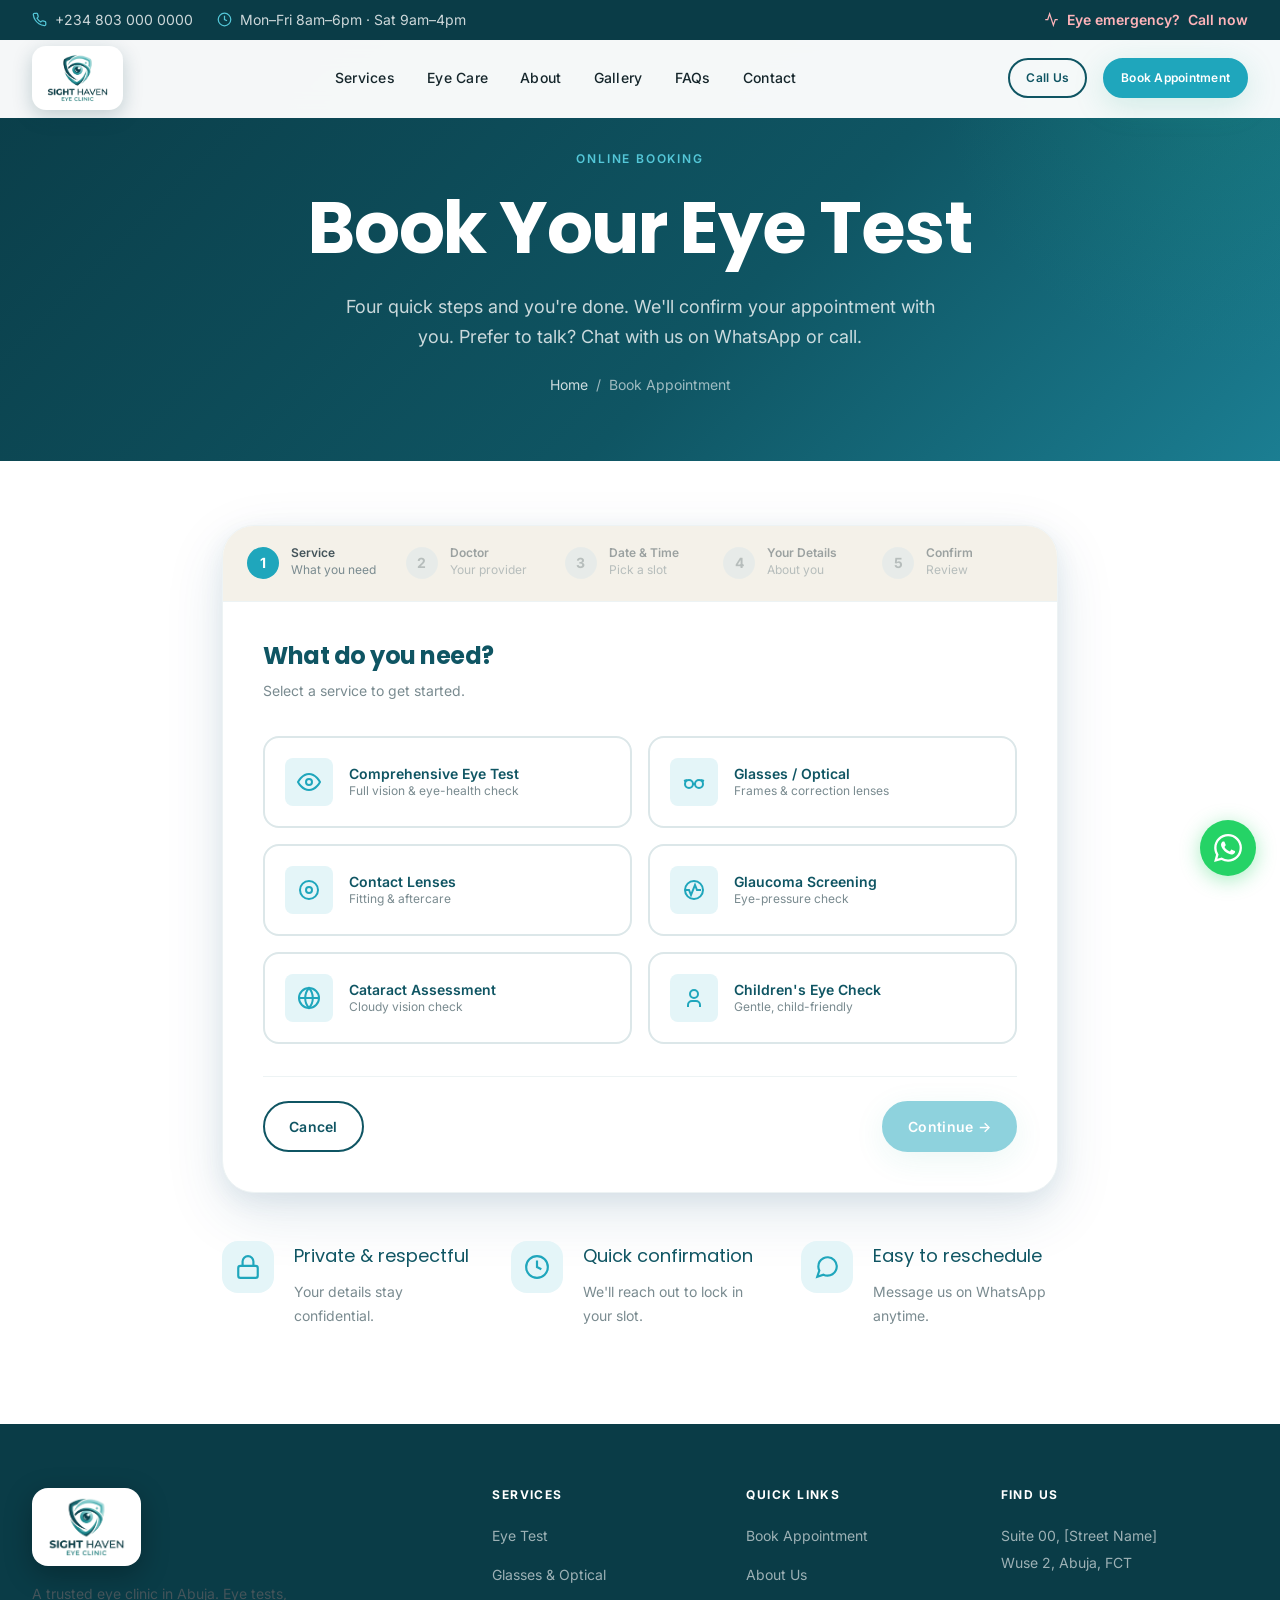
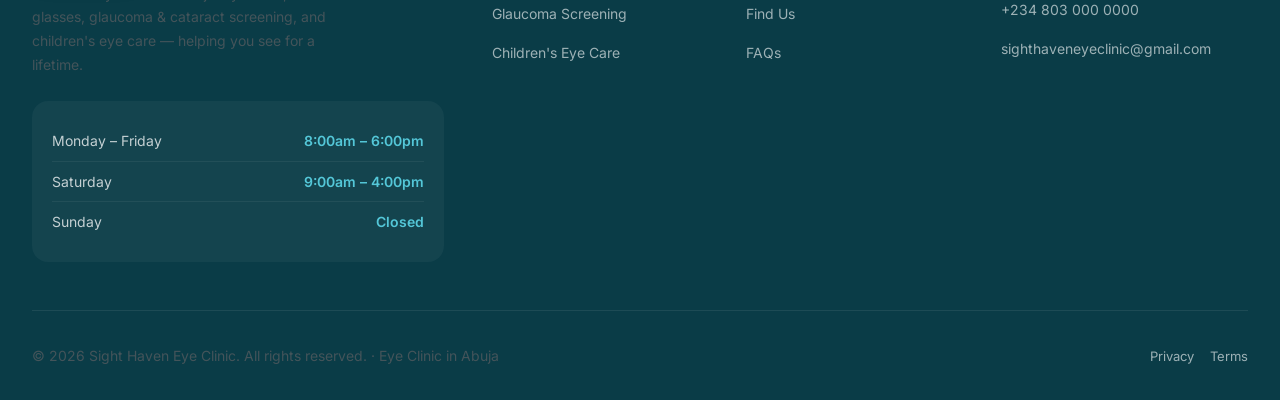
<file: book-appointment.html>
<!DOCTYPE html>
<html lang="en">
<head>
  <meta charset="UTF-8" />
  <meta name="viewport" content="width=device-width, initial-scale=1.0" />
  <title>Book an Eye Test — Sight Haven Eye Clinic | Eye Clinic in Abuja</title>
  <meta name="description" content="Book your eye test, glasses fitting, contact lens or glaucoma screening at Sight Haven Eye Clinic in Abuja. Quick online booking, or chat with us on WhatsApp." />
  <meta name="robots" content="index, follow" />
  <link rel="icon" type="image/png" href="assets/logo/sight-haven-logo.png" />
  <meta name="theme-color" content="#0F5563" />
  <link rel="preconnect" href="https://fonts.googleapis.com" />
  <link rel="preconnect" href="https://fonts.gstatic.com" crossorigin />
  <link href="https://fonts.googleapis.com/css2?family=Poppins:wght@500;600;700;800&family=Inter:wght@400;500;600&display=swap" rel="stylesheet" />
  <link rel="stylesheet" href="css/style.css" />
</head>
<body>

  <!-- TOP UTILITY BAR -->
  <div class="topbar">
    <div class="topbar__inner">
      <div class="topbar__group">
        <span class="topbar__item"><svg viewBox="0 0 24 24" fill="none" stroke-width="2"><path d="M22 16.92v3a2 2 0 01-2.18 2 19.79 19.79 0 01-8.63-3.07 19.5 19.5 0 01-6-6 19.79 19.79 0 01-3.07-8.67A2 2 0 014.11 2h3a2 2 0 012 1.72c.13.96.36 1.9.7 2.81a2 2 0 01-.45 2.11L8.09 9.91a16 16 0 006 6l1.27-1.27a2 2 0 012.11-.45c.91.34 1.85.57 2.81.7A2 2 0 0122 16.92z"/></svg><a href="tel:+2348030000000">+234 803 000 0000</a></span>
        <span class="topbar__item"><svg viewBox="0 0 24 24" fill="none" stroke-width="2"><circle cx="12" cy="12" r="10"/><path d="M12 6v6l4 2"/></svg>Mon–Fri 8am–6pm · Sat 9am–4pm</span>
      </div>
      <div class="topbar__group">
        <span class="topbar__item topbar__item--emergency"><svg viewBox="0 0 24 24" fill="none" stroke-width="2"><path d="M22 12h-4l-3 9L9 3l-3 9H2"/></svg>Eye emergency? <a href="tel:+2348030000000">Call now</a></span>
      </div>
    </div>
  </div>

  <!-- NAVIGATION -->
  <nav class="nav nav--scrolled" id="main-nav" data-transparent="false">
    <div class="nav__inner">
      <a href="index.html" class="nav__logo" aria-label="Sight Haven Eye Clinic home"><img class="nav__logo-img" src="assets/logo/sight-haven-logo.png" alt="Sight Haven Eye Clinic logo" /></a>
      <ul class="nav__links">
        <li><a href="index.html#services" class="nav__link">Services</a></li>
        <li><a href="index.html#eye-care" class="nav__link">Eye Care</a></li>
        <li><a href="index.html#about" class="nav__link">About</a></li>
        <li><a href="index.html#gallery" class="nav__link">Gallery</a></li>
        <li><a href="index.html#faq" class="nav__link">FAQs</a></li>
        <li><a href="index.html#contact" class="nav__link">Contact</a></li>
      </ul>
      <div class="nav__actions">
        <a href="tel:+2348030000000" class="btn btn--secondary btn--sm">Call Us</a>
        <a href="book-appointment.html" class="btn btn--primary btn--sm">Book Appointment</a>
        <button class="nav__menu-btn" id="menu-btn" aria-label="Open menu"><span></span><span></span><span></span></button>
      </div>
    </div>
  </nav>

  <!-- MOBILE NAV -->
  <div class="mobile-nav" id="mobile-nav">
    <button class="mobile-nav__close" id="mobile-nav-close" aria-label="Close menu">✕</button>
    <ul class="mobile-nav__links">
      <li><a href="index.html" class="mobile-nav__link">Home</a></li>
      <li><a href="index.html#services" class="mobile-nav__link">Services</a></li>
      <li><a href="index.html#eye-care" class="mobile-nav__link">Eye Care</a></li>
      <li><a href="index.html#about" class="mobile-nav__link">About</a></li>
      <li><a href="index.html#gallery" class="mobile-nav__link">Gallery</a></li>
      <li><a href="index.html#faq" class="mobile-nav__link">FAQs</a></li>
      <li><a href="book-appointment.html" class="mobile-nav__link mobile-nav__link--cta">Book Appointment</a></li>
    </ul>
  </div>

  <!-- PAGE HERO -->
  <header class="page-hero">
    <span class="page-hero__label">Online Booking</span>
    <h1 class="page-hero__title">Book Your Eye Test</h1>
    <p class="page-hero__subtitle">Four quick steps and you're done. We'll confirm your appointment with you. Prefer to talk? Chat with us on WhatsApp or call.</p>
    <div class="breadcrumb"><a href="index.html">Home</a> <span>/</span> <span>Book Appointment</span></div>
  </header>

  <main>
    <section class="section" style="padding-top:var(--space-16);">
      <div class="container container--narrow">

        <!-- ================= BOOKING WIDGET ================= -->
        <div class="booking">

          <!-- Stepper -->
          <div class="booking__steps">
            <div class="booking__step booking__step--active"><div class="booking__step-num">1</div><div><div class="booking__step-label">Service</div><div class="booking__step-sub">What you need</div></div></div>
            <div class="booking__step"><div class="booking__step-num">2</div><div><div class="booking__step-label">Doctor</div><div class="booking__step-sub">Your provider</div></div></div>
            <div class="booking__step"><div class="booking__step-num">3</div><div><div class="booking__step-label">Date &amp; Time</div><div class="booking__step-sub">Pick a slot</div></div></div>
            <div class="booking__step"><div class="booking__step-num">4</div><div><div class="booking__step-label">Your Details</div><div class="booking__step-sub">About you</div></div></div>
            <div class="booking__step"><div class="booking__step-num">5</div><div><div class="booking__step-label">Confirm</div><div class="booking__step-sub">Review</div></div></div>
          </div>

          <!-- Body -->
          <div class="booking__body">

            <!-- STEP 1: SERVICE -->
            <div class="booking__panel booking__panel--active">
              <h2 class="booking__panel-title">What do you need?</h2>
              <p class="booking__panel-desc">Select a service to get started.</p>
              <div class="option-grid">
                <button type="button" class="option-tile" data-group="service" data-value="Comprehensive Eye Test">
                  <span class="option-tile__icon"><svg viewBox="0 0 24 24" stroke-width="2" fill="none"><path d="M1 12s4-8 11-8 11 8 11 8-4 8-11 8-11-8-11-8z"/><circle cx="12" cy="12" r="3"/></svg></span>
                  <span><span class="option-tile__title">Comprehensive Eye Test</span><br><span class="option-tile__sub">Full vision &amp; eye-health check</span></span>
                </button>
                <button type="button" class="option-tile" data-group="service" data-value="Glasses / Optical">
                  <span class="option-tile__icon"><svg viewBox="0 0 24 24" stroke-width="2" fill="none"><circle cx="7" cy="14" r="4"/><circle cx="17" cy="14" r="4"/><path d="M11 14h2M2 11l3-1M22 11l-3-1"/></svg></span>
                  <span><span class="option-tile__title">Glasses / Optical</span><br><span class="option-tile__sub">Frames &amp; correction lenses</span></span>
                </button>
                <button type="button" class="option-tile" data-group="service" data-value="Contact Lenses">
                  <span class="option-tile__icon"><svg viewBox="0 0 24 24" stroke-width="2" fill="none"><circle cx="12" cy="12" r="9"/><circle cx="12" cy="12" r="3"/></svg></span>
                  <span><span class="option-tile__title">Contact Lenses</span><br><span class="option-tile__sub">Fitting &amp; aftercare</span></span>
                </button>
                <button type="button" class="option-tile" data-group="service" data-value="Glaucoma Screening">
                  <span class="option-tile__icon"><svg viewBox="0 0 24 24" stroke-width="2" fill="none"><path d="M3 12a9 9 0 1018 0 9 9 0 00-18 0z"/><path d="M3 12h4l2 5 4-10 2 5h4"/></svg></span>
                  <span><span class="option-tile__title">Glaucoma Screening</span><br><span class="option-tile__sub">Eye-pressure check</span></span>
                </button>
                <button type="button" class="option-tile" data-group="service" data-value="Cataract Assessment">
                  <span class="option-tile__icon"><svg viewBox="0 0 24 24" stroke-width="2" fill="none"><circle cx="12" cy="12" r="10"/><path d="M12 2a15 15 0 000 20 15 15 0 000-20z"/><path d="M2 12h20"/></svg></span>
                  <span><span class="option-tile__title">Cataract Assessment</span><br><span class="option-tile__sub">Cloudy vision check</span></span>
                </button>
                <button type="button" class="option-tile" data-group="service" data-value="Children's Eye Check">
                  <span class="option-tile__icon"><svg viewBox="0 0 24 24" stroke-width="2" fill="none"><circle cx="12" cy="8" r="4"/><path d="M6 21v-2a4 4 0 014-4h4a4 4 0 014 4v2"/></svg></span>
                  <span><span class="option-tile__title">Children's Eye Check</span><br><span class="option-tile__sub">Gentle, child-friendly</span></span>
                </button>
              </div>
              <div class="booking__nav">
                <a href="index.html" class="btn btn--secondary">Cancel</a>
                <button type="button" class="btn btn--primary" data-booking-next>Continue →</button>
              </div>
            </div>

            <!-- STEP 2: DOCTOR -->
            <div class="booking__panel">
              <h2 class="booking__panel-title">Choose your doctor</h2>
              <p class="booking__panel-desc">Pick a preferred provider, or let us match you with the next available. <span style="color:var(--color-muted);">(Edit with your real doctor names.)</span></p>
              <div class="option-grid">
                <button type="button" class="option-tile" data-group="doctor" data-value="No preference (next available)">
                  <span class="option-tile__icon"><svg viewBox="0 0 24 24" stroke-width="2" fill="none"><circle cx="12" cy="12" r="10"/><path d="M8 12l3 3 5-6"/></svg></span>
                  <span><span class="option-tile__title">No preference</span><br><span class="option-tile__sub">Next available doctor</span></span>
                </button>
                <button type="button" class="option-tile" data-group="doctor" data-value="Optometrist">
                  <span class="option-tile__icon"><svg viewBox="0 0 24 24" stroke-width="2" fill="none"><path d="M1 12s4-8 11-8 11 8 11 8-4 8-11 8-11-8-11-8z"/><circle cx="12" cy="12" r="3"/></svg></span>
                  <span><span class="option-tile__title">Optometrist</span><br><span class="option-tile__sub">Eye tests &amp; prescriptions</span></span>
                </button>
                <button type="button" class="option-tile" data-group="doctor" data-value="Ophthalmologist">
                  <span class="option-tile__icon"><svg viewBox="0 0 24 24" stroke-width="2" fill="none"><path d="M12 2l3 6 6 .9-4.5 4.3 1 6.3L12 17l-5.5 2.8 1-6.3L3 8.9 9 8z"/></svg></span>
                  <span><span class="option-tile__title">Ophthalmologist</span><br><span class="option-tile__sub">Medical &amp; surgical eye care</span></span>
                </button>
              </div>
              <div class="booking__nav">
                <button type="button" class="btn btn--secondary" data-booking-prev>← Back</button>
                <button type="button" class="btn btn--primary" data-booking-next>Continue →</button>
              </div>
            </div>

            <!-- STEP 3: DATE & TIME -->
            <div class="booking__panel">
              <h2 class="booking__panel-title">Pick a date &amp; time</h2>
              <p class="booking__panel-desc">Select an available day, then choose a time slot.</p>
              <label class="form-label">Available dates</label>
              <div class="date-scroller"><!-- dates injected by JS --></div>
              <div data-time-wrap style="display:none;">
                <label class="form-label">Available times</label>
                <div class="time-grid">
                  <button type="button" class="time-slot">8:30 AM</button>
                  <button type="button" class="time-slot">9:00 AM</button>
                  <button type="button" class="time-slot time-slot--unavailable">9:30 AM</button>
                  <button type="button" class="time-slot">10:15 AM</button>
                  <button type="button" class="time-slot">11:00 AM</button>
                  <button type="button" class="time-slot time-slot--unavailable">11:45 AM</button>
                  <button type="button" class="time-slot">12:30 PM</button>
                  <button type="button" class="time-slot">1:30 PM</button>
                  <button type="button" class="time-slot">2:15 PM</button>
                  <button type="button" class="time-slot">3:00 PM</button>
                  <button type="button" class="time-slot">4:00 PM</button>
                  <button type="button" class="time-slot">5:00 PM</button>
                </div>
              </div>
              <div class="booking__nav">
                <button type="button" class="btn btn--secondary" data-booking-prev>← Back</button>
                <button type="button" class="btn btn--primary" data-booking-next>Continue →</button>
              </div>
            </div>

            <!-- STEP 4: DETAILS -->
            <div class="booking__panel">
              <h2 class="booking__panel-title">Tell us about you</h2>
              <p class="booking__panel-desc">We'll use this to confirm your appointment and prepare for your visit.</p>
              <div class="form-row">
                <div class="form-group"><label class="form-label" for="bk-name">Full Name *</label><input type="text" id="bk-name" class="form-input" placeholder="e.g. Amaka Okeke" required /></div>
                <div class="form-group"><label class="form-label" for="bk-phone">Phone Number *</label><input type="tel" id="bk-phone" class="form-input" placeholder="e.g. 0803 000 0000" required /></div>
              </div>
              <div class="form-group"><label class="form-label" for="bk-email">Email Address *</label><input type="email" id="bk-email" class="form-input" placeholder="you@email.com" required /></div>
              <div class="form-group">
                <label class="form-label">Are you a new patient? *</label>
                <div style="display:flex;gap:24px;margin-top:8px;flex-wrap:wrap;">
                  <label class="form-check"><input type="radio" name="bk-newpatient" value="New patient" /><span class="form-check__label">New patient</span></label>
                  <label class="form-check"><input type="radio" name="bk-newpatient" value="Returning patient" /><span class="form-check__label">Returning patient</span></label>
                </div>
              </div>
              <div class="form-group"><label class="form-label" for="bk-notes">Reason for visit / HMO (optional)</label><textarea id="bk-notes" class="form-textarea" placeholder="e.g. Blurry vision, or my HMO is ..."></textarea></div>
              <div class="booking__nav">
                <button type="button" class="btn btn--secondary" data-booking-prev>← Back</button>
                <button type="button" class="btn btn--primary" data-booking-next>Review Booking →</button>
              </div>
            </div>

            <!-- STEP 5: CONFIRM -->
            <div class="booking__panel">
              <h2 class="booking__panel-title">Review &amp; confirm</h2>
              <p class="booking__panel-desc">Please check your appointment details before confirming.</p>
              <div class="booking__summary">
                <div class="booking__summary-row"><span>Service</span><span data-sum-service>—</span></div>
                <div class="booking__summary-row"><span>Doctor</span><span data-sum-doctor>—</span></div>
                <div class="booking__summary-row"><span>Date</span><span data-sum-date>—</span></div>
                <div class="booking__summary-row"><span>Time</span><span data-sum-time>—</span></div>
                <div class="booking__summary-row"><span>Name</span><span data-sum-name>—</span></div>
                <div class="booking__summary-row"><span>Phone</span><span data-sum-phone>—</span></div>
                <div class="booking__summary-row"><span>Email</span><span data-sum-email>—</span></div>
                <div class="booking__summary-row"><span>Patient type</span><span data-sum-patient>—</span></div>
              </div>
              <label class="form-check" style="margin-bottom:8px;"><input type="checkbox" checked /><span class="form-check__label">I consent to be contacted about this appointment.</span></label>
              <div class="booking__nav">
                <button type="button" class="btn btn--secondary" data-booking-prev>← Back</button>
                <button type="button" class="btn btn--primary btn--lg" data-booking-confirm>Confirm Appointment ✓</button>
              </div>
            </div>

          </div><!-- /booking__body -->

          <!-- SUCCESS STATE -->
          <div class="booking__success">
            <div class="booking__success-icon"><svg viewBox="0 0 24 24"><path d="M20 6L9 17l-5-5"/></svg></div>
            <h2 style="margin-bottom:12px;">Your request is in! 🎉</h2>
            <p style="max-width:480px;margin:0 auto 24px;color:var(--color-text-soft);">
              Thank you — we've received your booking request. Our team will reach out to confirm your slot.
              To confirm instantly, tap below to send the details to us on WhatsApp, or call
              <a href="tel:+2348030000000" style="color:var(--color-accent);font-weight:600;">+234 803 000 0000</a>.
            </p>
            <div class="booking__summary" style="max-width:480px;margin:0 auto 28px;text-align:left;">
              <div class="booking__summary-row"><span>Service</span><span data-sum-service>—</span></div>
              <div class="booking__summary-row"><span>Doctor</span><span data-sum-doctor>—</span></div>
              <div class="booking__summary-row"><span>Date</span><span data-sum-date>—</span></div>
              <div class="booking__summary-row"><span>Time</span><span data-sum-time>—</span></div>
            </div>
            <div style="display:flex;gap:12px;justify-content:center;flex-wrap:wrap;">
              <a href="#" data-whatsapp-confirm class="btn btn--primary">Confirm on WhatsApp</a>
              <a href="index.html" class="btn btn--secondary">Back to Home</a>
            </div>
          </div>

        </div><!-- /booking -->

        <!-- Reassurance -->
        <div class="grid grid-3 mt-12 reveal">
          <div class="feature"><div class="feature__icon"><svg viewBox="0 0 24 24" stroke-width="2" fill="none"><rect x="3" y="11" width="18" height="11" rx="2"/><path d="M7 11V7a5 5 0 0110 0v4"/></svg></div><div><div class="feature__title">Private &amp; respectful</div><div class="feature__desc">Your details stay confidential.</div></div></div>
          <div class="feature"><div class="feature__icon"><svg viewBox="0 0 24 24" stroke-width="2" fill="none"><circle cx="12" cy="12" r="10"/><path d="M12 6v6l4 2"/></svg></div><div><div class="feature__title">Quick confirmation</div><div class="feature__desc">We'll reach out to lock in your slot.</div></div></div>
          <div class="feature"><div class="feature__icon"><svg viewBox="0 0 24 24" stroke-width="2" fill="none"><path d="M21 11.5a8.38 8.38 0 01-.9 3.8 8.5 8.5 0 01-7.6 4.7 8.38 8.38 0 01-3.8-.9L3 21l1.9-5.7a8.38 8.38 0 01-.9-3.8 8.5 8.5 0 014.7-7.6 8.38 8.38 0 013.8-.9h.5a8.48 8.48 0 018 8v.5z"/></svg></div><div><div class="feature__title">Easy to reschedule</div><div class="feature__desc">Message us on WhatsApp anytime.</div></div></div>
        </div>

      </div>
    </section>
  </main>

  <!-- FOOTER -->
  <footer class="footer">
    <div class="container">
      <div class="footer__grid">
        <div class="footer__brand">
          <a href="index.html" class="footer__logo"><img class="footer__logo-img" src="assets/logo/sight-haven-logo.png" alt="Sight Haven Eye Clinic logo" /></a>
          <p class="footer__tagline">A trusted eye clinic in Abuja. Eye tests, glasses, glaucoma &amp; cataract screening, and children's eye care — helping you see for a lifetime.</p>
          <div class="footer__hours">
            <div class="footer__hours-row"><span>Monday – Friday</span><span>8:00am – 6:00pm</span></div>
            <div class="footer__hours-row"><span>Saturday</span><span>9:00am – 4:00pm</span></div>
            <div class="footer__hours-row"><span>Sunday</span><span>Closed</span></div>
          </div>
        </div>
        <div>
          <h4 class="footer__col-title">Services</h4>
          <ul class="footer__links">
            <li><a href="index.html#services" class="footer__link">Eye Test</a></li>
            <li><a href="index.html#gallery" class="footer__link">Glasses &amp; Optical</a></li>
            <li><a href="index.html#eye-care" class="footer__link">Glaucoma Screening</a></li>
            <li><a href="index.html#family" class="footer__link">Children's Eye Care</a></li>
          </ul>
        </div>
        <div>
          <h4 class="footer__col-title">Quick Links</h4>
          <ul class="footer__links">
            <li><a href="book-appointment.html" class="footer__link">Book Appointment</a></li>
            <li><a href="index.html#about" class="footer__link">About Us</a></li>
            <li><a href="index.html#location" class="footer__link">Find Us</a></li>
            <li><a href="index.html#faq" class="footer__link">FAQs</a></li>
          </ul>
        </div>
        <div>
          <h4 class="footer__col-title">Find Us</h4>
          <ul class="footer__links">
            <li><span class="footer__link" style="cursor:default;color:rgba(255,255,255,0.6);">Suite 00, [Street Name]<br>Wuse 2, Abuja, FCT</span></li>
            <li style="margin-top:8px;"><a href="tel:+2348030000000" class="footer__link">+234 803 000 0000</a></li>
            <li><a href="mailto:sighthaveneyeclinic@gmail.com" class="footer__link">sighthaveneyeclinic@gmail.com</a></li>
          </ul>
        </div>
      </div>
      <div class="footer__bottom">
        <p>© 2026 Sight Haven Eye Clinic. All rights reserved. · Eye Clinic in Abuja</p>
        <div style="display:flex;gap:16px;"><a href="#" class="footer__link" style="font-size:13px;">Privacy</a><a href="#" class="footer__link" style="font-size:13px;">Terms</a></div>
      </div>
    </div>
  </footer>

  <a href="https://wa.me/2348030000000?text=Hi%20Sight%20Haven%20Eye%20Clinic%2C%20I'd%20like%20to%20book%20an%20appointment." class="whatsapp-float" target="_blank" rel="noopener" aria-label="Chat on WhatsApp">
    <svg viewBox="0 0 24 24" xmlns="http://www.w3.org/2000/svg"><path d="M17.472 14.382c-.297-.149-1.758-.867-2.03-.967-.273-.099-.471-.148-.67.15-.197.297-.767.966-.94 1.164-.173.199-.347.223-.644.075-.297-.15-1.255-.463-2.39-1.475-.883-.788-1.48-1.761-1.653-2.059-.173-.297-.018-.458.13-.606.134-.133.298-.347.446-.52.149-.174.198-.298.298-.497.099-.198.05-.371-.025-.52-.075-.149-.669-1.612-.916-2.207-.242-.579-.487-.5-.669-.51-.173-.008-.371-.01-.57-.01-.198 0-.52.074-.792.372-.272.297-1.04 1.016-1.04 2.479 0 1.462 1.065 2.875 1.213 3.074.149.198 2.096 3.2 5.077 4.487.709.306 1.262.489 1.694.625.712.227 1.36.195 1.871.118.571-.085 1.758-.719 2.006-1.413.248-.694.248-1.289.173-1.413-.074-.124-.272-.198-.57-.347m-5.421 7.403h-.004a9.87 9.87 0 01-5.031-1.378l-.361-.214-3.741.982.998-3.648-.235-.374a9.86 9.86 0 01-1.51-5.26c.001-5.45 4.436-9.884 9.888-9.884 2.64 0 5.122 1.03 6.988 2.898a9.825 9.825 0 012.893 6.994c-.003 5.45-4.437 9.884-9.885 9.884m8.413-18.297A11.815 11.815 0 0012.05 0C5.495 0 .16 5.335.157 11.892c0 2.096.547 4.142 1.588 5.945L.057 24l6.305-1.654a11.882 11.882 0 005.683 1.448h.005c6.554 0 11.89-5.335 11.893-11.893a11.821 11.821 0 00-3.48-8.413z"/></svg>
  </a>

  <script src="js/main.js"></script>
</body>
</html>
</file>
<file: css/style.css>
/* ==========================================================================
   SIGHT HAVEN EYE CLINIC — STYLESHEET
   Design System: Clean, Clinical, Trustworthy, Calm & Modern
   Brand palette derived from the Sight Haven logo (deep teal / cyan / cream).
   To re-theme, edit the CSS variables in :root below — colours change site-wide.
   ========================================================================== */

/* --------------------------------------------------------------------------
   1. DESIGN TOKENS (CSS VARIABLES)
   -------------------------------------------------------------------------- */
:root {
  /* Primary Palette — Sight Haven deep teal & vision cyan (from logo) */
  --color-primary:       #0F5563;   /* deep teal — trust, the logo shield */
  --color-primary-dark:  #0A3C47;
  --color-primary-light: #1B7E92;
  --color-accent:        #1FA6BC;   /* vivid cyan — vision, clarity */
  --color-accent-light:  #54C7D8;
  --color-accent-subtle: #E4F5F8;

  /* Neutrals */
  --color-warm:          #F4F1E9;   /* warm brand cream (logo paper) */
  --color-cream:         #FBFAF6;
  --color-white:         #FFFFFF;
  --color-text:          #15262B;
  --color-text-soft:     #44545A;
  --color-muted:         #7A8B90;
  --color-border:        #DCE7E9;
  --color-border-light:  #EDF3F4;

  /* Functional / status colors */
  --color-emergency:     #D9534F;   /* eye emergency / urgent */
  --color-success:       #1FA98B;
  --color-info:          #1B7E92;
  --color-warning:       #E0A23B;

  /* Typography */
  --font-heading:        'Poppins', 'Segoe UI', Tahoma, sans-serif;
  --font-body:           'Inter', -apple-system, BlinkMacSystemFont, sans-serif;
  --font-label:          'Inter', sans-serif;

  /* Type Scale */
  --text-xs:   0.75rem;
  --text-sm:   0.875rem;
  --text-base: 1rem;
  --text-lg:   1.125rem;
  --text-xl:   1.25rem;
  --text-2xl:  1.5rem;
  --text-3xl:  1.875rem;
  --text-4xl:  2.25rem;
  --text-5xl:  3rem;
  --text-6xl:  3.75rem;
  --text-7xl:  4.5rem;

  /* Spacing */
  --space-1:   0.25rem;
  --space-2:   0.5rem;
  --space-3:   0.75rem;
  --space-4:   1rem;
  --space-5:   1.25rem;
  --space-6:   1.5rem;
  --space-8:   2rem;
  --space-10:  2.5rem;
  --space-12:  3rem;
  --space-16:  4rem;
  --space-20:  5rem;
  --space-24:  6rem;
  --space-32:  8rem;
  --space-40:  10rem;

  /* Border Radius */
  --radius-sm:   4px;
  --radius-md:   8px;
  --radius-lg:   16px;
  --radius-xl:   24px;
  --radius-2xl:  32px;
  --radius-full: 9999px;

  /* Shadows */
  --shadow-sm:  0 1px 3px rgba(19,75,112,0.06), 0 1px 2px rgba(19,75,112,0.04);
  --shadow-md:  0 4px 16px rgba(19,75,112,0.08), 0 2px 6px rgba(19,75,112,0.05);
  --shadow-lg:  0 10px 40px rgba(19,75,112,0.10), 0 4px 16px rgba(19,75,112,0.06);
  --shadow-xl:  0 20px 60px rgba(19,75,112,0.12), 0 8px 24px rgba(19,75,112,0.08);
  --shadow-accent: 0 8px 32px rgba(31, 169, 139, 0.18);

  /* Transitions */
  --transition-fast:   150ms ease;
  --transition-base:   250ms ease;
  --transition-slow:   400ms ease;
  --transition-smooth: 600ms cubic-bezier(0.4, 0, 0.2, 1);

  /* Layout */
  --max-width:       1280px;
  --content-width:   900px;
  --nav-height:      80px;
  --topbar-height:   38px;
  --section-padding: var(--space-24) var(--space-8);
}

/* --------------------------------------------------------------------------
   2. RESET & BASE
   -------------------------------------------------------------------------- */
*, *::before, *::after {
  box-sizing: border-box;
  margin: 0;
  padding: 0;
}

html {
  font-size: 16px;
  scroll-behavior: smooth;
  -webkit-font-smoothing: antialiased;
  -moz-osx-font-smoothing: grayscale;
  text-rendering: optimizeLegibility;
}

body {
  font-family: var(--font-body);
  font-size: var(--text-base);
  color: var(--color-text);
  background-color: var(--color-white);
  line-height: 1.7;
  overflow-x: hidden;
}

img {
  max-width: 100%;
  height: auto;
  display: block;
}

a {
  color: inherit;
  text-decoration: none;
}

ul, ol { list-style: none; }

button {
  font-family: inherit;
  cursor: pointer;
  border: none;
  background: none;
}

input, textarea, select {
  font-family: inherit;
  font-size: inherit;
}

/* --------------------------------------------------------------------------
   3. TYPOGRAPHY
   -------------------------------------------------------------------------- */
h1, h2, h3, h4, h5, h6 {
  font-family: var(--font-heading);
  font-weight: 700;
  line-height: 1.2;
  color: var(--color-primary);
  letter-spacing: -0.02em;
}

h1 { font-size: clamp(var(--text-4xl), 6vw, var(--text-7xl)); }
h2 { font-size: clamp(var(--text-3xl), 4vw, var(--text-5xl)); }
h3 { font-size: clamp(var(--text-2xl), 3vw, var(--text-3xl)); }
h4 { font-size: var(--text-xl); }
h5 { font-size: var(--text-lg); }
h6 { font-size: var(--text-base); }

p {
  color: var(--color-text-soft);
  line-height: 1.8;
}

.text-lead {
  font-size: var(--text-xl);
  color: var(--color-text-soft);
  line-height: 1.7;
  font-weight: 400;
}

.text-label {
  font-family: var(--font-label);
  font-size: var(--text-xs);
  font-weight: 600;
  letter-spacing: 0.12em;
  text-transform: uppercase;
  color: var(--color-accent);
}

blockquote {
  font-family: var(--font-heading);
  font-size: var(--text-2xl);
  color: var(--color-primary);
  line-height: 1.5;
  border-left: 3px solid var(--color-accent);
  padding-left: var(--space-6);
}

/* --------------------------------------------------------------------------
   4. LAYOUT UTILITIES
   -------------------------------------------------------------------------- */
.container {
  width: 100%;
  max-width: var(--max-width);
  margin-left: auto;
  margin-right: auto;
  padding-left: var(--space-8);
  padding-right: var(--space-8);
}

.container--narrow { max-width: var(--content-width); }
.container--wide   { max-width: 1440px; }

.section      { padding: var(--space-24) 0; }
.section--lg  { padding: var(--space-32) 0; }
.section--sm  { padding: var(--space-16) 0; }
.section--warm  { background-color: var(--color-warm); }
.section--cream { background-color: var(--color-cream); }
.section--dark  { background-color: var(--color-primary); color: var(--color-white); }

.section--dark h1, .section--dark h2,
.section--dark h3, .section--dark h4 { color: var(--color-white); }
.section--dark p { color: rgba(255,255,255,0.75); }

.grid { display: grid; gap: var(--space-8); }
.grid-2 { grid-template-columns: repeat(2, 1fr); }
.grid-3 { grid-template-columns: repeat(3, 1fr); }
.grid-4 { grid-template-columns: repeat(4, 1fr); }

.flex { display: flex; }
.flex-center  { display: flex; align-items: center; justify-content: center; }
.flex-between { display: flex; align-items: center; justify-content: space-between; }
.flex-col { display: flex; flex-direction: column; }

.text-center { text-align: center; }
.text-left   { text-align: left; }
.text-right  { text-align: right; }

.gap-2 { gap: var(--space-2); }
.gap-4 { gap: var(--space-4); }
.gap-6 { gap: var(--space-6); }
.gap-8 { gap: var(--space-8); }

/* --------------------------------------------------------------------------
   5. NAVIGATION
   -------------------------------------------------------------------------- */
.nav {
  position: fixed;
  top: var(--topbar-height); left: 0; right: 0;
  z-index: 1000;
  height: var(--nav-height);
  display: flex;
  align-items: center;
  transition: background var(--transition-slow), box-shadow var(--transition-slow);
}

.nav--transparent { background: transparent; }

.nav--scrolled {
  background: rgba(255, 255, 255, 0.96);
  backdrop-filter: blur(12px);
  -webkit-backdrop-filter: blur(12px);
  box-shadow: 0 1px 0 rgba(19,75,112,0.08);
}

.nav__inner {
  width: 100%;
  max-width: var(--max-width);
  margin: 0 auto;
  padding: 0 var(--space-8);
  display: flex;
  align-items: center;
  justify-content: space-between;
}

.nav__logo { display: flex; align-items: center; gap: var(--space-3); }

.nav__logo-mark {
  width: 42px;
  height: 42px;
  background: var(--color-accent);
  border-radius: var(--radius-md);
  display: flex;
  align-items: center;
  justify-content: center;
  color: white;
  font-size: var(--text-xl);
  font-weight: 700;
  box-shadow: var(--shadow-accent);
}

.nav__logo-text {
  font-family: var(--font-heading);
  font-size: var(--text-xl);
  font-weight: 700;
  color: var(--color-primary);
  line-height: 1.1;
}

.nav__logo-sub {
  font-family: var(--font-body);
  font-size: var(--text-xs);
  color: var(--color-muted);
  font-weight: 500;
  letter-spacing: 0.08em;
  text-transform: uppercase;
}

.nav--transparent .nav__logo-text,
.nav--transparent .nav__logo-sub { color: white; }

.nav__links { display: flex; align-items: center; gap: var(--space-8); }

.nav__link {
  font-size: var(--text-sm);
  font-weight: 500;
  color: var(--color-text);
  letter-spacing: 0.02em;
  transition: color var(--transition-fast);
  position: relative;
}

.nav--transparent .nav__link { color: rgba(255,255,255,0.88); }

.nav__link:hover,
.nav__link--active { color: var(--color-accent); }

.nav--transparent .nav__link:hover { color: white; }

.nav__actions { display: flex; align-items: center; gap: var(--space-4); }

.nav__menu-btn {
  display: none;
  flex-direction: column;
  gap: 5px;
  padding: var(--space-2);
}

.nav__menu-btn span {
  display: block;
  width: 24px;
  height: 2px;
  background: var(--color-primary);
  transition: transform var(--transition-base), opacity var(--transition-fast);
  border-radius: 2px;
}

.nav--transparent .nav__menu-btn span { background: white; }

/* Mobile Nav Overlay */
.mobile-nav {
  position: fixed;
  inset: 0;
  z-index: 999;
  background: var(--color-primary);
  display: flex;
  flex-direction: column;
  align-items: center;
  justify-content: center;
  opacity: 0;
  pointer-events: none;
  transition: opacity var(--transition-smooth);
}

.mobile-nav--open { opacity: 1; pointer-events: all; }

.mobile-nav__close {
  position: absolute;
  top: var(--space-6);
  right: var(--space-8);
  color: white;
  font-size: var(--text-2xl);
}

.mobile-nav__links {
  display: flex;
  flex-direction: column;
  align-items: center;
  gap: var(--space-6);
  text-align: center;
}

.mobile-nav__link {
  font-family: var(--font-heading);
  font-size: var(--text-3xl);
  color: rgba(255,255,255,0.85);
  font-weight: 700;
  transition: color var(--transition-fast);
}

.mobile-nav__link:hover { color: var(--color-accent-light); }
.mobile-nav__link--cta { color: var(--color-accent-light); }

/* --------------------------------------------------------------------------
   6. TOP UTILITY BAR (above nav — phone / hours / emergency)
   -------------------------------------------------------------------------- */
.topbar {
  position: fixed;
  top: 0; left: 0; right: 0;
  z-index: 1001;
  background: var(--color-primary-dark);
  color: rgba(255,255,255,0.85);
  font-size: var(--text-sm);
}

.topbar__inner {
  max-width: var(--max-width);
  margin: 0 auto;
  padding: var(--space-2) var(--space-8);
  display: flex;
  align-items: center;
  justify-content: space-between;
  flex-wrap: wrap;
  gap: var(--space-4);
}

.topbar__group { display: flex; align-items: center; gap: var(--space-6); flex-wrap: wrap; }

.topbar__item {
  display: flex;
  align-items: center;
  gap: var(--space-2);
  color: rgba(255,255,255,0.8);
}

.topbar__item svg { width: 15px; height: 15px; stroke: var(--color-accent-light); }

.topbar__item--emergency { color: #FFB4BA; font-weight: 600; }
.topbar__item--emergency svg { stroke: #FFB4BA; }

/* --------------------------------------------------------------------------
   7. BUTTONS & CTAs
   -------------------------------------------------------------------------- */
.btn {
  display: inline-flex;
  align-items: center;
  justify-content: center;
  gap: var(--space-2);
  font-family: var(--font-body);
  font-size: var(--text-sm);
  font-weight: 600;
  letter-spacing: 0.02em;
  padding: var(--space-3) var(--space-6);
  border-radius: var(--radius-full);
  transition: all var(--transition-base);
  cursor: pointer;
  border: 2px solid transparent;
  white-space: nowrap;
}

.btn--primary {
  background: var(--color-accent);
  color: white;
  border-color: var(--color-accent);
  box-shadow: var(--shadow-accent);
}
.btn--primary:hover {
  background: var(--color-accent-light);
  border-color: var(--color-accent-light);
  transform: translateY(-1px);
  box-shadow: 0 12px 40px rgba(31, 169, 139, 0.28);
}

.btn--secondary {
  background: transparent;
  color: var(--color-primary);
  border-color: var(--color-primary);
}
.btn--secondary:hover {
  background: var(--color-primary);
  color: white;
  transform: translateY(-1px);
}

.btn--ghost {
  background: transparent;
  color: white;
  border-color: rgba(255,255,255,0.5);
}
.btn--ghost:hover { background: rgba(255,255,255,0.12); border-color: white; }

.btn--white {
  background: white;
  color: var(--color-primary);
  border-color: white;
}
.btn--white:hover { background: var(--color-warm); transform: translateY(-1px); }

.btn--emergency {
  background: var(--color-emergency);
  color: white;
  border-color: var(--color-emergency);
}
.btn--emergency:hover { background: #c23a44; border-color: #c23a44; }

.btn--lg { font-size: var(--text-base); padding: var(--space-4) var(--space-8); }
.btn--sm { font-size: var(--text-xs); padding: var(--space-2) var(--space-4); }
.btn--full { width: 100%; }

.btn svg { width: 18px; height: 18px; flex-shrink: 0; }

/* Floating WhatsApp button */
.whatsapp-float {
  position: fixed;
  bottom: var(--space-6);
  right: var(--space-6);
  z-index: 900;
  width: 56px;
  height: 56px;
  background: #25D366;
  border-radius: var(--radius-full);
  display: flex;
  align-items: center;
  justify-content: center;
  box-shadow: 0 4px 20px rgba(37, 211, 102, 0.4);
  transition: transform var(--transition-base), box-shadow var(--transition-base);
}
.whatsapp-float:hover { transform: scale(1.1); box-shadow: 0 8px 32px rgba(37, 211, 102, 0.5); }
.whatsapp-float svg { width: 28px; height: 28px; fill: white; }

/* --------------------------------------------------------------------------
   8. HERO SECTIONS
   -------------------------------------------------------------------------- */
.hero {
  position: relative;
  min-height: 100vh;
  display: flex;
  align-items: center;
  overflow: hidden;
}

.hero__bg {
  position: absolute;
  inset: 0;
  background-size: cover;
  background-position: center;
  background-repeat: no-repeat;
}

.hero__bg::after {
  content: '';
  position: absolute;
  inset: 0;
  background: linear-gradient(
    115deg,
    rgba(12, 52, 80, 0.92) 0%,
    rgba(19, 75, 112, 0.72) 45%,
    rgba(31, 169, 139, 0.30) 100%
  );
}

.hero__bg--gradient {
  background: linear-gradient(135deg, var(--color-primary-dark) 0%, var(--color-primary) 55%, var(--color-primary-light) 100%);
}
.hero__bg--gradient::after { background: none; }

.hero__content {
  position: relative;
  z-index: 2;
  width: 100%;
  max-width: var(--max-width);
  margin: 0 auto;
  padding: calc(var(--nav-height) + var(--space-16)) var(--space-8) var(--space-20);
}

.hero__label {
  display: inline-flex;
  align-items: center;
  gap: var(--space-2);
  background: rgba(31,169,139,0.18);
  border: 1px solid rgba(67,201,168,0.4);
  border-radius: var(--radius-full);
  padding: var(--space-2) var(--space-4);
  font-family: var(--font-label);
  font-size: var(--text-xs);
  font-weight: 600;
  letter-spacing: 0.1em;
  text-transform: uppercase;
  color: var(--color-accent-light);
  margin-bottom: var(--space-5);
}

.hero__title {
  font-family: var(--font-heading);
  font-size: clamp(var(--text-4xl), 6vw, var(--text-7xl));
  font-weight: 700;
  color: white;
  line-height: 1.1;
  letter-spacing: -0.03em;
  margin-bottom: var(--space-6);
  max-width: 820px;
}

.hero__title span { color: var(--color-accent-light); display: block; }

.hero__subtitle {
  font-size: var(--text-lg);
  color: rgba(255,255,255,0.82);
  line-height: 1.7;
  margin-bottom: var(--space-10);
  max-width: 560px;
}

.hero__actions { display: flex; flex-wrap: wrap; gap: var(--space-4); align-items: center; }

.hero__trust {
  display: flex;
  flex-wrap: wrap;
  gap: var(--space-6);
  margin-top: var(--space-10);
}

.hero__trust-item {
  display: flex;
  align-items: center;
  gap: var(--space-2);
  color: rgba(255,255,255,0.85);
  font-size: var(--text-sm);
}

.hero__trust-item svg { width: 20px; height: 20px; stroke: var(--color-accent-light); flex-shrink: 0; }

.hero__scroll {
  position: absolute;
  bottom: var(--space-8);
  left: 50%;
  transform: translateX(-50%);
  z-index: 2;
  display: flex;
  flex-direction: column;
  align-items: center;
  gap: var(--space-2);
  color: rgba(255,255,255,0.5);
  font-size: var(--text-xs);
  letter-spacing: 0.1em;
  text-transform: uppercase;
  animation: scrollBounce 2s ease-in-out infinite;
}

.hero__scroll-line {
  width: 1px;
  height: 48px;
  background: linear-gradient(to bottom, rgba(255,255,255,0.5), transparent);
}

@keyframes scrollBounce {
  0%, 100% { transform: translateX(-50%) translateY(0); }
  50% { transform: translateX(-50%) translateY(6px); }
}

/* Info bar at bottom of hero (hours / location / phone) */
.info-bar {
  background: rgba(255,255,255,0.08);
  backdrop-filter: blur(8px);
  border-top: 1px solid rgba(255,255,255,0.12);
  padding: var(--space-4) var(--space-8);
  position: relative;
  z-index: 2;
}

.info-bar__inner {
  max-width: var(--max-width);
  margin: 0 auto;
  display: flex;
  flex-wrap: wrap;
  align-items: center;
  justify-content: center;
  gap: var(--space-8);
}

.info-bar__item {
  display: flex;
  align-items: center;
  gap: var(--space-3);
  color: rgba(255,255,255,0.88);
  font-size: var(--text-sm);
}

.info-bar__dot {
  width: 6px;
  height: 6px;
  border-radius: var(--radius-full);
  background: var(--color-accent-light);
  flex-shrink: 0;
}

/* Page hero (inner pages) */
.page-hero {
  padding: calc(var(--nav-height) + var(--space-16)) var(--space-8) var(--space-16);
  background: linear-gradient(135deg, var(--color-primary-dark) 0%, var(--color-primary) 60%, var(--color-primary-light) 100%);
  text-align: center;
  position: relative;
  overflow: hidden;
}

.page-hero::before {
  content: '';
  position: absolute;
  top: -50%; right: -20%;
  width: 600px; height: 600px;
  background: radial-gradient(circle, rgba(31,169,139,0.18) 0%, transparent 70%);
  pointer-events: none;
}

.page-hero__label {
  display: inline-block;
  font-family: var(--font-label);
  font-size: var(--text-xs);
  font-weight: 600;
  letter-spacing: 0.15em;
  text-transform: uppercase;
  color: var(--color-accent-light);
  margin-bottom: var(--space-4);
}

.page-hero__title { color: white; margin-bottom: var(--space-5); }

.page-hero__subtitle {
  color: rgba(255,255,255,0.78);
  font-size: var(--text-lg);
  max-width: 620px;
  margin: 0 auto;
  line-height: 1.7;
}

/* Breadcrumb */
.breadcrumb {
  display: flex;
  align-items: center;
  justify-content: center;
  gap: var(--space-2);
  margin-top: var(--space-5);
  font-size: var(--text-sm);
  color: rgba(255,255,255,0.6);
}
.breadcrumb a { color: rgba(255,255,255,0.8); }
.breadcrumb a:hover { color: var(--color-accent-light); }

/* --------------------------------------------------------------------------
   9. SECTION HEADERS
   -------------------------------------------------------------------------- */
.section-header { margin-bottom: var(--space-12); }

.section-header--center {
  text-align: center;
  max-width: 680px;
  margin-left: auto;
  margin-right: auto;
}

.section-header__label {
  display: block;
  font-family: var(--font-label);
  font-size: var(--text-xs);
  font-weight: 600;
  letter-spacing: 0.15em;
  text-transform: uppercase;
  color: var(--color-accent);
  margin-bottom: var(--space-4);
}

.section-header__title { margin-bottom: var(--space-5); }

.section-header__desc {
  font-size: var(--text-lg);
  color: var(--color-muted);
  line-height: 1.7;
}

/* --------------------------------------------------------------------------
   10. CARDS
   -------------------------------------------------------------------------- */
.card {
  background: white;
  border-radius: var(--radius-xl);
  overflow: hidden;
  transition: transform var(--transition-base), box-shadow var(--transition-base);
  border: 1px solid var(--color-border-light);
}
.card:hover { transform: translateY(-4px); box-shadow: var(--shadow-lg); }

.card__image {
  width: 100%;
  aspect-ratio: 16/9;
  object-fit: cover;
  background: var(--color-warm);
}

.card__body { padding: var(--space-6); }

.card__label {
  font-family: var(--font-label);
  font-size: var(--text-xs);
  font-weight: 600;
  letter-spacing: 0.1em;
  text-transform: uppercase;
  color: var(--color-accent);
  margin-bottom: var(--space-2);
  display: block;
}

.card__title {
  font-size: var(--text-xl);
  font-family: var(--font-heading);
  font-weight: 700;
  color: var(--color-primary);
  margin-bottom: var(--space-3);
  line-height: 1.3;
}

.card__text {
  font-size: var(--text-sm);
  color: var(--color-muted);
  line-height: 1.7;
  margin-bottom: var(--space-5);
}

.card__meta {
  font-size: var(--text-xs);
  color: var(--color-muted);
  display: flex;
  align-items: center;
  gap: var(--space-4);
}

/* Service Card */
.service-card {
  background: white;
  border-radius: var(--radius-xl);
  padding: var(--space-8);
  border: 1px solid var(--color-border-light);
  transition: all var(--transition-base);
  position: relative;
  overflow: hidden;
}

.service-card::before {
  content: '';
  position: absolute;
  top: 0; left: 0; right: 0;
  height: 3px;
  background: var(--color-accent);
  transform: scaleX(0);
  transform-origin: left;
  transition: transform var(--transition-smooth);
}
.service-card:hover::before { transform: scaleX(1); }
.service-card:hover { transform: translateY(-4px); box-shadow: var(--shadow-lg); }

.service-card__icon {
  width: 60px;
  height: 60px;
  border-radius: var(--radius-lg);
  background: var(--color-accent-subtle);
  display: flex;
  align-items: center;
  justify-content: center;
  margin-bottom: var(--space-5);
}
.service-card__icon svg { width: 30px; height: 30px; stroke: var(--color-accent); fill: none; }

.service-card__title {
  font-family: var(--font-heading);
  font-size: var(--text-xl);
  color: var(--color-primary);
  margin-bottom: var(--space-3);
}

.service-card__desc {
  font-size: var(--text-sm);
  color: var(--color-muted);
  line-height: 1.7;
  margin-bottom: var(--space-4);
}

.service-card__link {
  font-size: var(--text-sm);
  font-weight: 600;
  color: var(--color-accent);
  display: inline-flex;
  align-items: center;
  gap: var(--space-2);
  transition: gap var(--transition-base);
}
.service-card__link:hover { gap: var(--space-3); }
.service-card__link svg { width: 16px; height: 16px; stroke: currentColor; fill: none; }

/* Doctor Card */
.doctor-card {
  background: white;
  border-radius: var(--radius-xl);
  overflow: hidden;
  border: 1px solid var(--color-border-light);
  transition: transform var(--transition-base), box-shadow var(--transition-base);
  display: flex;
  flex-direction: column;
  height: 100%;
}
.doctor-card:hover { transform: translateY(-4px); box-shadow: var(--shadow-lg); }

.doctor-card__photo-wrap {
  position: relative;
  aspect-ratio: 4/5;
  overflow: hidden;
  flex-shrink: 0;
  background: linear-gradient(135deg, var(--color-warm), var(--color-accent-subtle));
}
.doctor-card__photo {
  width: 100%; height: 100%;
  object-fit: cover;
  transition: transform var(--transition-smooth);
}
.doctor-card:hover .doctor-card__photo { transform: scale(1.04); }

.doctor-card__badge {
  position: absolute;
  top: var(--space-4);
  left: var(--space-4);
  background: rgba(255,255,255,0.92);
  backdrop-filter: blur(4px);
  color: var(--color-accent);
  font-size: var(--text-xs);
  font-weight: 600;
  padding: var(--space-1) var(--space-3);
  border-radius: var(--radius-full);
}

.doctor-card__body {
  padding: var(--space-6);
  display: flex;
  flex-direction: column;
  flex: 1;
}

/* Pin the Book button to the bottom so cards align regardless of name length */
.doctor-card__body .btn { margin-top: auto; }

.doctor-card__name {
  font-family: var(--font-heading);
  font-size: var(--text-xl);
  color: var(--color-primary);
  margin-bottom: var(--space-1);
}

.doctor-card__specialty {
  font-size: var(--text-sm);
  color: var(--color-accent);
  font-weight: 600;
  margin-bottom: var(--space-3);
}

.doctor-card__meta {
  font-size: var(--text-sm);
  color: var(--color-muted);
  display: flex;
  flex-direction: column;
  gap: var(--space-2);
  margin-bottom: var(--space-5);
}
.doctor-card__meta span { display: flex; align-items: center; gap: var(--space-2); }
.doctor-card__meta svg { width: 15px; height: 15px; stroke: var(--color-muted); fill: none; flex-shrink: 0; }

/* Stat Card */
.stat-card { text-align: center; padding: var(--space-8); }
.stat-card__number {
  font-family: var(--font-heading);
  font-size: var(--text-6xl);
  font-weight: 700;
  color: var(--color-accent);
  line-height: 1;
  margin-bottom: var(--space-2);
}
.stat-card__label { font-size: var(--text-base); color: var(--color-text-soft); font-weight: 500; }

/* Feature (why choose us) */
.feature {
  display: flex;
  gap: var(--space-5);
  align-items: flex-start;
}
.feature__icon {
  flex-shrink: 0;
  width: 52px;
  height: 52px;
  border-radius: var(--radius-lg);
  background: var(--color-accent-subtle);
  display: flex;
  align-items: center;
  justify-content: center;
}
.feature__icon svg { width: 26px; height: 26px; stroke: var(--color-accent); fill: none; }
.feature__title {
  font-family: var(--font-heading);
  font-size: var(--text-lg);
  color: var(--color-primary);
  margin-bottom: var(--space-2);
}
.feature__desc { font-size: var(--text-sm); color: var(--color-muted); line-height: 1.7; }

/* Article / Health Tip Card */
.article-card {
  background: white;
  border-radius: var(--radius-xl);
  overflow: hidden;
  border: 1px solid var(--color-border-light);
  transition: transform var(--transition-base), box-shadow var(--transition-base);
}
.article-card:hover { transform: translateY(-4px); box-shadow: var(--shadow-lg); }
.article-card__thumb { position: relative; aspect-ratio: 16/9; overflow: hidden; background: var(--color-warm); }
.article-card__thumb img { width: 100%; height: 100%; object-fit: cover; transition: transform var(--transition-smooth); }
.article-card:hover .article-card__thumb img { transform: scale(1.05); }
.article-card__tag {
  position: absolute;
  top: var(--space-4);
  left: var(--space-4);
  background: var(--color-accent);
  color: white;
  font-size: var(--text-xs);
  font-weight: 600;
  padding: var(--space-1) var(--space-3);
  border-radius: var(--radius-full);
}
.article-card__body { padding: var(--space-6); }
.article-card__meta {
  font-size: var(--text-xs);
  color: var(--color-muted);
  margin-bottom: var(--space-2);
  display: flex;
  gap: var(--space-3);
}
.article-card__title {
  font-family: var(--font-heading);
  font-size: var(--text-lg);
  color: var(--color-primary);
  margin-bottom: var(--space-2);
  line-height: 1.35;
}
.article-card__excerpt { font-size: var(--text-sm); color: var(--color-muted); line-height: 1.7; }

/* --------------------------------------------------------------------------
   11. FORMS
   -------------------------------------------------------------------------- */
.form-group { margin-bottom: var(--space-5); }

.form-label {
  display: block;
  font-size: var(--text-sm);
  font-weight: 600;
  color: var(--color-text);
  margin-bottom: var(--space-2);
}

.form-hint { font-size: var(--text-xs); color: var(--color-muted); margin-top: var(--space-1); }

.form-input, .form-select, .form-textarea {
  width: 100%;
  padding: var(--space-3) var(--space-4);
  border: 1.5px solid var(--color-border);
  border-radius: var(--radius-md);
  font-size: var(--text-base);
  color: var(--color-text);
  background: white;
  transition: border-color var(--transition-fast), box-shadow var(--transition-fast);
  outline: none;
  appearance: none;
}

.form-input:focus, .form-select:focus, .form-textarea:focus {
  border-color: var(--color-accent);
  box-shadow: 0 0 0 3px rgba(31, 169, 139, 0.12);
}

.form-input::placeholder, .form-textarea::placeholder { color: var(--color-muted); }

.form-textarea { resize: vertical; min-height: 140px; line-height: 1.7; }

.form-select {
  background-image: url("data:image/svg+xml,%3Csvg xmlns='http://www.w3.org/2000/svg' width='16' height='16' viewBox='0 0 24 24' fill='none' stroke='%237A8893' stroke-width='2'%3E%3Cpath d='M6 9l6 6 6-6'/%3E%3C/svg%3E");
  background-repeat: no-repeat;
  background-position: right var(--space-3) center;
  padding-right: var(--space-10);
}

.form-row { display: grid; grid-template-columns: 1fr 1fr; gap: var(--space-4); }

.form-check { display: flex; align-items: flex-start; gap: var(--space-3); cursor: pointer; }
.form-check input[type="checkbox"], .form-check input[type="radio"] {
  width: 18px; height: 18px;
  flex-shrink: 0;
  margin-top: 2px;
  accent-color: var(--color-accent);
}
.form-check__label { font-size: var(--text-sm); color: var(--color-text-soft); line-height: 1.5; }

.form-card {
  background: white;
  border-radius: var(--radius-2xl);
  padding: var(--space-10);
  box-shadow: var(--shadow-lg);
  border: 1px solid var(--color-border-light);
}

/* --------------------------------------------------------------------------
   12. APPOINTMENT BOOKING — SIGNATURE FEATURE
   -------------------------------------------------------------------------- */
.booking {
  background: white;
  border-radius: var(--radius-2xl);
  box-shadow: var(--shadow-xl);
  border: 1px solid var(--color-border-light);
  overflow: hidden;
}

/* Progress stepper */
.booking__steps {
  display: flex;
  background: var(--color-warm);
  border-bottom: 1px solid var(--color-border-light);
  padding: var(--space-5) var(--space-6);
  gap: var(--space-2);
  overflow-x: auto;
}

.booking__step {
  display: flex;
  align-items: center;
  gap: var(--space-3);
  flex: 1;
  min-width: 130px;
  opacity: 0.5;
  transition: opacity var(--transition-base);
}
.booking__step--active { opacity: 1; }
.booking__step--done { opacity: 1; }

.booking__step-num {
  width: 32px;
  height: 32px;
  border-radius: var(--radius-full);
  background: var(--color-border);
  color: var(--color-muted);
  display: flex;
  align-items: center;
  justify-content: center;
  font-size: var(--text-sm);
  font-weight: 700;
  flex-shrink: 0;
  transition: all var(--transition-base);
}
.booking__step--active .booking__step-num { background: var(--color-accent); color: white; }
.booking__step--done .booking__step-num { background: var(--color-primary); color: white; }

.booking__step-label { font-size: var(--text-xs); font-weight: 600; color: var(--color-text-soft); line-height: 1.2; }
.booking__step-sub  { font-size: var(--text-xs); color: var(--color-muted); }

/* Panels */
.booking__body { padding: var(--space-10); }

.booking__panel { display: none; animation: fadeIn 0.4s ease; }
.booking__panel--active { display: block; }

.booking__panel-title {
  font-family: var(--font-heading);
  font-size: var(--text-2xl);
  color: var(--color-primary);
  margin-bottom: var(--space-2);
}
.booking__panel-desc { font-size: var(--text-sm); color: var(--color-muted); margin-bottom: var(--space-8); }

/* Selectable option tiles (service / doctor) */
.option-grid {
  display: grid;
  grid-template-columns: repeat(2, 1fr);
  gap: var(--space-4);
}

.option-tile {
  display: flex;
  align-items: center;
  gap: var(--space-4);
  padding: var(--space-5);
  border: 2px solid var(--color-border);
  border-radius: var(--radius-lg);
  cursor: pointer;
  transition: all var(--transition-fast);
  background: white;
  text-align: left;
}
.option-tile:hover { border-color: var(--color-accent-light); background: var(--color-accent-subtle); }
.option-tile--selected { border-color: var(--color-accent); background: var(--color-accent-subtle); }

.option-tile__icon {
  width: 48px; height: 48px;
  border-radius: var(--radius-md);
  background: var(--color-accent-subtle);
  display: flex; align-items: center; justify-content: center;
  flex-shrink: 0;
}
.option-tile--selected .option-tile__icon { background: white; }
.option-tile__icon svg { width: 24px; height: 24px; stroke: var(--color-accent); fill: none; }

.option-tile__avatar {
  width: 48px; height: 48px;
  border-radius: var(--radius-full);
  object-fit: cover;
  flex-shrink: 0;
  background: var(--color-warm);
}

.option-tile__title { font-size: var(--text-sm); font-weight: 600; color: var(--color-primary); }
.option-tile__sub   { font-size: var(--text-xs); color: var(--color-muted); }

/* Date & time selection */
.date-scroller {
  display: flex;
  gap: var(--space-3);
  overflow-x: auto;
  padding-bottom: var(--space-3);
  margin-bottom: var(--space-8);
}
.date-pill {
  flex-shrink: 0;
  width: 80px;
  padding: var(--space-4) var(--space-2);
  border: 2px solid var(--color-border);
  border-radius: var(--radius-lg);
  text-align: center;
  cursor: pointer;
  transition: all var(--transition-fast);
  background: white;
}
.date-pill:hover { border-color: var(--color-accent-light); }
.date-pill--selected { border-color: var(--color-accent); background: var(--color-accent-subtle); }
.date-pill__dow { font-size: var(--text-xs); color: var(--color-muted); text-transform: uppercase; letter-spacing: 0.05em; }
.date-pill__day { font-family: var(--font-heading); font-size: var(--text-2xl); color: var(--color-primary); font-weight: 700; line-height: 1.1; }
.date-pill__mon { font-size: var(--text-xs); color: var(--color-muted); }

.time-grid {
  display: grid;
  grid-template-columns: repeat(auto-fill, minmax(110px, 1fr));
  gap: var(--space-3);
}
.time-slot {
  padding: var(--space-3);
  border: 2px solid var(--color-border);
  border-radius: var(--radius-md);
  text-align: center;
  cursor: pointer;
  font-size: var(--text-sm);
  font-weight: 600;
  color: var(--color-text-soft);
  transition: all var(--transition-fast);
  background: white;
}
.time-slot:hover { border-color: var(--color-accent-light); color: var(--color-primary); }
.time-slot--selected { border-color: var(--color-accent); background: var(--color-accent); color: white; }
.time-slot--unavailable { opacity: 0.4; cursor: not-allowed; text-decoration: line-through; }

/* Summary / confirm */
.booking__summary {
  background: var(--color-warm);
  border-radius: var(--radius-lg);
  padding: var(--space-6);
  margin-bottom: var(--space-6);
}
.booking__summary-row {
  display: flex;
  justify-content: space-between;
  gap: var(--space-4);
  padding: var(--space-3) 0;
  border-bottom: 1px solid var(--color-border-light);
  font-size: var(--text-sm);
}
.booking__summary-row:last-child { border-bottom: none; }
.booking__summary-row span:first-child { color: var(--color-muted); }
.booking__summary-row span:last-child { color: var(--color-primary); font-weight: 600; text-align: right; }

/* Footer nav of booking */
.booking__nav {
  display: flex;
  justify-content: space-between;
  gap: var(--space-4);
  margin-top: var(--space-8);
  padding-top: var(--space-6);
  border-top: 1px solid var(--color-border-light);
}

/* Success state */
.booking__success { text-align: center; padding: var(--space-10) var(--space-6); display: none; }
.booking__success--active { display: block; animation: fadeInUp 0.5s ease; }
.booking__success-icon {
  width: 88px; height: 88px;
  border-radius: var(--radius-full);
  background: var(--color-accent-subtle);
  display: flex; align-items: center; justify-content: center;
  margin: 0 auto var(--space-6);
}
.booking__success-icon svg { width: 44px; height: 44px; stroke: var(--color-accent); fill: none; stroke-width: 2.5; }

/* --------------------------------------------------------------------------
   13. TESTIMONIALS
   -------------------------------------------------------------------------- */
.testimonial {
  background: white;
  border-radius: var(--radius-xl);
  padding: var(--space-8);
  border: 1px solid var(--color-border-light);
  position: relative;
}
.testimonial::before {
  content: '"';
  font-family: var(--font-heading);
  font-size: 80px;
  color: var(--color-accent-subtle);
  position: absolute;
  top: var(--space-4);
  left: var(--space-6);
  line-height: 1;
  pointer-events: none;
}
.testimonial__stars { color: var(--color-warning); margin-bottom: var(--space-4); font-size: var(--text-sm); letter-spacing: 2px; position: relative; }
.testimonial__text {
  font-size: var(--text-base);
  color: var(--color-text-soft);
  line-height: 1.8;
  margin-bottom: var(--space-6);
  position: relative;
}
.testimonial__author { display: flex; align-items: center; gap: var(--space-3); }
.testimonial__avatar-placeholder {
  width: 44px; height: 44px;
  border-radius: var(--radius-full);
  background: var(--color-accent-subtle);
  display: flex; align-items: center; justify-content: center;
  font-size: var(--text-lg);
  flex-shrink: 0;
}
.testimonial__name { font-weight: 600; font-size: var(--text-sm); color: var(--color-primary); }
.testimonial__role { font-size: var(--text-xs); color: var(--color-muted); }

/* --------------------------------------------------------------------------
   14. REASSURANCE BANNER (was scripture banner)
   -------------------------------------------------------------------------- */
.quote-banner {
  background: linear-gradient(135deg, var(--color-primary-dark) 0%, var(--color-primary) 60%, var(--color-primary-light) 100%);
  padding: var(--space-16) var(--space-8);
  text-align: center;
  position: relative;
  overflow: hidden;
}
.quote-banner::before {
  content: '✚';
  font-size: 320px;
  color: rgba(255,255,255,0.03);
  position: absolute;
  top: -40px; left: -10px;
  line-height: 1;
  pointer-events: none;
  font-family: var(--font-heading);
}
.quote-banner__text {
  font-family: var(--font-heading);
  font-size: clamp(var(--text-2xl), 3.5vw, var(--text-4xl));
  color: white;
  line-height: 1.4;
  max-width: 820px;
  margin: 0 auto var(--space-4);
  position: relative;
}
.quote-banner__ref {
  font-size: var(--text-sm);
  color: var(--color-accent-light);
  font-weight: 600;
  letter-spacing: 0.1em;
  text-transform: uppercase;
}

/* --------------------------------------------------------------------------
   15. PROCESS / STEPS (how it works, what to expect)
   -------------------------------------------------------------------------- */
.steps { counter-reset: step-counter; }
.step {
  display: flex;
  gap: var(--space-6);
  padding: var(--space-6) 0;
  border-bottom: 1px solid var(--color-border-light);
  counter-increment: step-counter;
}
.step:last-child { border-bottom: none; }
.step__number {
  flex-shrink: 0;
  width: 48px; height: 48px;
  border-radius: var(--radius-full);
  background: var(--color-accent-subtle);
  display: flex; align-items: center; justify-content: center;
  font-family: var(--font-heading);
  font-size: var(--text-xl);
  font-weight: 700;
  color: var(--color-accent);
}
.step__content { flex: 1; }
.step__title {
  font-family: var(--font-heading);
  font-size: var(--text-xl);
  color: var(--color-primary);
  margin-bottom: var(--space-2);
}
.step__desc { font-size: var(--text-base); color: var(--color-muted); line-height: 1.7; }

/* --------------------------------------------------------------------------
   16. ACCORDION (FAQ)
   -------------------------------------------------------------------------- */
.accordion__item {
  border: 1px solid var(--color-border-light);
  border-radius: var(--radius-lg);
  margin-bottom: var(--space-3);
  overflow: hidden;
  background: white;
}
.accordion__btn {
  width: 100%;
  display: flex;
  align-items: center;
  justify-content: space-between;
  gap: var(--space-4);
  padding: var(--space-5) var(--space-6);
  font-family: var(--font-heading);
  font-size: var(--text-lg);
  font-weight: 600;
  color: var(--color-primary);
  text-align: left;
  background: white;
}
.accordion__btn::after {
  content: '+';
  font-size: var(--text-2xl);
  color: var(--color-accent);
  font-weight: 400;
  transition: transform var(--transition-base);
  flex-shrink: 0;
}
.accordion--open .accordion__btn::after { transform: rotate(45deg); }
.accordion__panel {
  max-height: 0;
  overflow: hidden;
  transition: max-height var(--transition-smooth);
}
.accordion__panel-inner {
  padding: 0 var(--space-6) var(--space-6);
  color: var(--color-text-soft);
  line-height: 1.8;
  font-size: var(--text-sm);
}

/* --------------------------------------------------------------------------
   17. INSURANCE / LOGOS ROW
   -------------------------------------------------------------------------- */
.logo-row {
  display: flex;
  flex-wrap: wrap;
  align-items: center;
  justify-content: center;
  gap: var(--space-8);
}
.logo-row__item {
  height: 40px;
  padding: var(--space-3) var(--space-5);
  background: white;
  border: 1px solid var(--color-border-light);
  border-radius: var(--radius-md);
  display: flex;
  align-items: center;
  font-weight: 600;
  color: var(--color-muted);
  font-size: var(--text-sm);
  letter-spacing: 0.02em;
}

/* --------------------------------------------------------------------------
   18. PRICING / SERVICE LIST
   -------------------------------------------------------------------------- */
.price-list { display: flex; flex-direction: column; }
.price-item {
  display: flex;
  align-items: center;
  justify-content: space-between;
  gap: var(--space-4);
  padding: var(--space-4) 0;
  border-bottom: 1px dashed var(--color-border);
}
.price-item:last-child { border-bottom: none; }
.price-item__name { font-weight: 600; color: var(--color-primary); font-size: var(--text-sm); }
.price-item__desc { font-size: var(--text-xs); color: var(--color-muted); }
.price-item__value {
  font-family: var(--font-heading);
  font-size: var(--text-lg);
  color: var(--color-accent);
  font-weight: 700;
  white-space: nowrap;
}

/* --------------------------------------------------------------------------
   19. EMERGENCY / CALLOUT BOX
   -------------------------------------------------------------------------- */
.callout {
  border-radius: var(--radius-xl);
  padding: var(--space-6) var(--space-8);
  display: flex;
  align-items: center;
  gap: var(--space-5);
  flex-wrap: wrap;
}
.callout--emergency {
  background: linear-gradient(135deg, #fff0f1 0%, #ffe3e5 100%);
  border: 1px solid rgba(214,69,80,0.25);
}
.callout--info {
  background: var(--color-accent-subtle);
  border: 1px solid rgba(31,169,139,0.2);
}
.callout__icon {
  width: 52px; height: 52px;
  border-radius: var(--radius-full);
  display: flex; align-items: center; justify-content: center;
  flex-shrink: 0;
}
.callout--emergency .callout__icon { background: var(--color-emergency); }
.callout--info .callout__icon { background: var(--color-accent); }
.callout__icon svg { width: 26px; height: 26px; stroke: white; fill: none; }
.callout__body { flex: 1; min-width: 220px; }
.callout__title { font-family: var(--font-heading); font-size: var(--text-lg); color: var(--color-primary); margin-bottom: var(--space-1); }
.callout__text { font-size: var(--text-sm); color: var(--color-text-soft); }

/* --------------------------------------------------------------------------
   20. FOOTER
   -------------------------------------------------------------------------- */
.footer {
  background: var(--color-primary-dark);
  color: rgba(255,255,255,0.75);
  padding: var(--space-16) 0 var(--space-8);
}
.footer__grid {
  display: grid;
  grid-template-columns: 2fr 1fr 1fr 1.2fr;
  gap: var(--space-12);
  padding-bottom: var(--space-12);
  border-bottom: 1px solid rgba(255,255,255,0.08);
  margin-bottom: var(--space-8);
}
.footer__logo {
  display: flex;
  align-items: center;
  gap: var(--space-3);
  margin-bottom: var(--space-4);
}
.footer__logo-mark {
  width: 42px; height: 42px;
  background: var(--color-accent);
  border-radius: var(--radius-md);
  display: flex; align-items: center; justify-content: center;
  color: white; font-size: var(--text-xl); font-weight: 700;
}
.footer__logo-name { font-family: var(--font-heading); font-size: var(--text-xl); color: white; font-weight: 700; }
.footer__tagline { font-size: var(--text-sm); line-height: 1.7; margin-bottom: var(--space-5); max-width: 300px; }

.footer__hours {
  background: rgba(255,255,255,0.04);
  border-radius: var(--radius-lg);
  padding: var(--space-5);
  margin-top: var(--space-6);
}
.footer__hours-row {
  display: flex;
  justify-content: space-between;
  font-size: var(--text-sm);
  padding: var(--space-2) 0;
  border-bottom: 1px solid rgba(255,255,255,0.06);
}
.footer__hours-row:last-child { border-bottom: none; }
.footer__hours-row span:last-child { color: var(--color-accent-light); font-weight: 600; }

.footer__socials { display: flex; gap: var(--space-3); }
.footer__social {
  width: 36px; height: 36px;
  border-radius: var(--radius-full);
  border: 1px solid rgba(255,255,255,0.15);
  display: flex; align-items: center; justify-content: center;
  color: rgba(255,255,255,0.6);
  transition: all var(--transition-fast);
}
.footer__social:hover { background: var(--color-accent); border-color: var(--color-accent); color: white; }

.footer__col-title {
  font-family: var(--font-body);
  font-size: var(--text-xs);
  font-weight: 700;
  letter-spacing: 0.12em;
  text-transform: uppercase;
  color: white;
  margin-bottom: var(--space-5);
}
.footer__links { display: flex; flex-direction: column; gap: var(--space-3); }
.footer__link { font-size: var(--text-sm); color: rgba(255,255,255,0.60); transition: color var(--transition-fast); }
.footer__link:hover { color: var(--color-accent-light); }

.footer__bottom {
  display: flex;
  flex-wrap: wrap;
  align-items: center;
  justify-content: space-between;
  gap: var(--space-4);
  font-size: var(--text-sm);
  color: rgba(255,255,255,0.40);
}

/* --------------------------------------------------------------------------
   21. UTILITY CLASSES
   -------------------------------------------------------------------------- */
.sr-only {
  position: absolute;
  width: 1px; height: 1px;
  padding: 0; margin: -1px;
  overflow: hidden;
  clip: rect(0,0,0,0);
  white-space: nowrap;
  border: 0;
}
.divider {
  width: 48px; height: 3px;
  background: var(--color-accent);
  border-radius: var(--radius-full);
  margin: var(--space-5) auto;
}
.divider--left { margin-left: 0; }

.badge {
  display: inline-flex;
  align-items: center;
  padding: var(--space-1) var(--space-3);
  border-radius: var(--radius-full);
  font-size: var(--text-xs);
  font-weight: 600;
  letter-spacing: 0.04em;
}
.badge--accent  { background: var(--color-accent-subtle); color: var(--color-accent); }
.badge--primary { background: rgba(19,75,112,0.1); color: var(--color-primary); }

.mt-2 { margin-top: var(--space-2); }
.mt-4 { margin-top: var(--space-4); }
.mt-6 { margin-top: var(--space-6); }
.mt-8 { margin-top: var(--space-8); }
.mt-10 { margin-top: var(--space-10); }
.mt-12 { margin-top: var(--space-12); }
.mb-2 { margin-bottom: var(--space-2); }
.mb-4 { margin-bottom: var(--space-4); }
.mb-6 { margin-bottom: var(--space-6); }
.mb-8 { margin-bottom: var(--space-8); }
.mb-10 { margin-bottom: var(--space-10); }
.mb-12 { margin-bottom: var(--space-12); }

/* --------------------------------------------------------------------------
   22. ANIMATIONS
   -------------------------------------------------------------------------- */
@keyframes fadeInUp { from { opacity: 0; transform: translateY(24px); } to { opacity: 1; transform: translateY(0); } }
@keyframes fadeIn   { from { opacity: 0; } to { opacity: 1; } }
@keyframes slideInLeft { from { opacity: 0; transform: translateX(-24px); } to { opacity: 1; transform: translateX(0); } }

.animate-fade-up { animation: fadeInUp 0.7s cubic-bezier(0.4, 0, 0.2, 1) forwards; opacity: 0; }
.animate-fade-up--delay-1 { animation-delay: 0.1s; }
.animate-fade-up--delay-2 { animation-delay: 0.2s; }
.animate-fade-up--delay-3 { animation-delay: 0.3s; }
.animate-fade-up--delay-4 { animation-delay: 0.4s; }

.reveal { opacity: 0; transform: translateY(20px); transition: opacity 0.7s ease, transform 0.7s ease; }
.reveal--visible { opacity: 1; transform: translateY(0); }

/* --------------------------------------------------------------------------
   23. RESPONSIVE — TABLET (≤1024px)
   -------------------------------------------------------------------------- */
@media (max-width: 1024px) {
  :root { --section-padding: var(--space-16) var(--space-6); }

  .nav__links { display: none; }
  .nav__actions .btn--secondary { display: none; }
  .nav__menu-btn { display: flex; }

  .grid-4 { grid-template-columns: repeat(2, 1fr); }

  .footer__grid { grid-template-columns: 1fr 1fr; gap: var(--space-8); }

  /* Top utility bar hides on tablet/mobile — nav returns to the very top */
  .topbar { display: none; }
  .nav { top: 0; }
}

/* --------------------------------------------------------------------------
   24. RESPONSIVE — MOBILE (≤768px)
   -------------------------------------------------------------------------- */
@media (max-width: 768px) {
  :root { --nav-height: 76px; }

  .container { padding-left: var(--space-5); padding-right: var(--space-5); }

  .section { padding: var(--space-16) 0; }
  .section--lg { padding: var(--space-20) 0; }

  .grid-2, .grid-3 { grid-template-columns: 1fr; }

  .hero__title { font-size: var(--text-4xl); }
  .hero__subtitle { font-size: var(--text-base); }
  .hero__actions { flex-direction: column; align-items: stretch; }
  .hero__actions .btn { width: 100%; }

  .form-row { grid-template-columns: 1fr; }

  .info-bar__inner { gap: var(--space-4); justify-content: flex-start; overflow-x: auto; }

  .option-grid { grid-template-columns: 1fr; }
  .booking__body { padding: var(--space-6); }
  .booking__steps { padding: var(--space-4); }
  .booking__step-label, .booking__step-sub { display: none; }
  .booking__step { min-width: auto; flex: 0 0 auto; }

  .footer__grid { grid-template-columns: 1fr; gap: var(--space-8); }
  .footer__bottom { flex-direction: column; text-align: center; }

  .stat-card__number { font-size: var(--text-5xl); }

  .form-card { padding: var(--space-6); }
}

/* --------------------------------------------------------------------------
   25. RESPONSIVE — SMALL MOBILE (≤480px)
   -------------------------------------------------------------------------- */
@media (max-width: 480px) {
  .time-grid { grid-template-columns: repeat(2, 1fr); }
}

/* --------------------------------------------------------------------------
   26. PRINT
   -------------------------------------------------------------------------- */
@media print {
  .nav, .whatsapp-float, .mobile-nav, .topbar { display: none; }
  body { font-size: 12pt; }
  h1, h2, h3 { page-break-after: avoid; }
}

/* ==========================================================================
   27. SIGHT HAVEN — BRAND COMPONENTS & MOBILE HARDENING
   (Everything below is specific to this clinic build. Safe to tweak.)
   ========================================================================== */

/* ---- Hard guarantee: no horizontal scroll / no side gaps on mobile ------- */
html, body { max-width: 100%; overflow-x: hidden; }
*, *::before, *::after { min-width: 0; }            /* let flex/grid items shrink */
img, video, iframe, svg { max-width: 100%; }

/* ---- Logo image (header + footer) — bold & high-contrast ---------------- */
.nav__logo-img {
  height: 64px; width: auto; display: block;
  border-radius: 14px; background: #fff; padding: 6px 12px;
  box-shadow: 0 6px 20px rgba(10,60,71,0.22);
  border: 1px solid rgba(255,255,255,0.9);
  transition: transform var(--transition-base), box-shadow var(--transition-base);
}
.nav__logo:hover .nav__logo-img { transform: translateY(-1px); box-shadow: 0 10px 28px rgba(10,60,71,0.3); }
/* On the transparent hero nav, ring it so it stands out against the photo/video */
.nav--transparent .nav__logo-img {
  background: #fff;
  box-shadow: 0 8px 26px rgba(0,0,0,0.35), 0 0 0 1px rgba(255,255,255,0.6);
}
.footer__logo-img {
  height: 78px; width: auto; display: block;
  border-radius: 16px; background: #fff; padding: 8px 14px;
  box-shadow: 0 8px 28px rgba(0,0,0,0.28);
}
@media (max-width: 768px) {
  .nav__logo-img { height: 52px; padding: 5px 10px; }
  .footer__logo-img { height: 64px; }
}

/* ---- Responsive split (replaces inline 2-col grids) --------------------- */
.split {
  display: grid; grid-template-columns: 1fr 1fr;
  gap: var(--space-16); align-items: center;
}
.split--wide { gap: var(--space-20); }
@media (max-width: 900px) {
  .split, .split--wide { grid-template-columns: 1fr; gap: var(--space-10); }
}

/* ---- Brand eyebrow / promise pill --------------------------------------- */
.brand-pill {
  display: inline-flex; align-items: center; gap: 8px;
  background: var(--color-accent-subtle); color: var(--color-primary);
  font-weight: 600; font-size: var(--text-sm);
  padding: 8px 16px; border-radius: var(--radius-full);
  border: 1px solid rgba(31,166,188,0.25);
}
.brand-pill svg { width: 16px; height: 16px; stroke: var(--color-accent); fill: none; }

/* ---- Visual gallery ----------------------------------------------------- */
.gallery {
  display: grid; grid-template-columns: repeat(3, 1fr);
  gap: var(--space-4);
}
.gallery__item {
  position: relative; border-radius: var(--radius-lg); overflow: hidden;
  aspect-ratio: 4 / 3; background: var(--color-warm);
  box-shadow: var(--shadow-sm);
}
.gallery__item img {
  width: 100%; height: 100%; object-fit: cover;
  transition: transform var(--transition-slow);
}
.gallery__item:hover img { transform: scale(1.06); }
.gallery__item--tall { aspect-ratio: 3 / 4; }
.gallery__cap {
  position: absolute; left: 0; right: 0; bottom: 0;
  background: linear-gradient(transparent, rgba(10,60,71,0.82));
  color: #fff; font-size: var(--text-sm); font-weight: 500;
  padding: 28px 14px 12px;
}
@media (max-width: 768px) {
  .gallery { grid-template-columns: repeat(2, 1fr); gap: var(--space-3); }
  .gallery__item--tall { aspect-ratio: 4 / 3; }
}

/* ---- Education video cards ---------------------------------------------- */
.video-card {
  background: var(--color-white); border: 1px solid var(--color-border-light);
  border-radius: var(--radius-xl); overflow: hidden; box-shadow: var(--shadow-md);
  display: flex; flex-direction: column;
}
.video-card video {
  width: 100%; aspect-ratio: 9 / 16; max-height: 520px; object-fit: cover;
  background: #0a3c47; display: block;
}
.video-card--wide video { aspect-ratio: 16 / 9; max-height: none; }
.video-card__body { padding: var(--space-6); }
.video-card__title { font-family: var(--font-heading); font-weight: 600;
  color: var(--color-primary); margin-bottom: 6px; font-size: var(--text-lg); }
.video-card__desc { color: var(--color-text-soft); font-size: var(--text-sm); }

/* ---- Opening hours list ------------------------------------------------- */
.hours-card {
  background: var(--color-white); border: 1px solid var(--color-border);
  border-radius: var(--radius-xl); padding: var(--space-8); box-shadow: var(--shadow-md);
}
.hours-row {
  display: flex; justify-content: space-between; align-items: center;
  padding: 12px 0; border-bottom: 1px dashed var(--color-border);
  font-size: var(--text-base);
}
.hours-row:last-child { border-bottom: none; }
.hours-row--today { color: var(--color-primary); font-weight: 700; }
.hours-row__pill {
  font-size: var(--text-xs); font-weight: 600; color: var(--color-accent);
  background: var(--color-accent-subtle); padding: 2px 10px; border-radius: var(--radius-full);
}

/* ---- Map embed ---------------------------------------------------------- */
.map-embed {
  border-radius: var(--radius-xl); overflow: hidden; box-shadow: var(--shadow-lg);
  border: 1px solid var(--color-border); line-height: 0;
}
.map-embed iframe { width: 100%; height: 420px; border: 0; display: block; }
@media (max-width: 768px) { .map-embed iframe { height: 300px; } }

/* ---- Price / service list cards ----------------------------------------- */
.price-row {
  display: flex; justify-content: space-between; gap: var(--space-4);
  padding: 14px 0; border-bottom: 1px solid var(--color-border-light);
}
.price-row:last-child { border-bottom: none; }
.price-row__name { font-weight: 600; color: var(--color-text); }
.price-row__note { font-size: var(--text-sm); color: var(--color-muted); }
.price-row__amt  { font-weight: 700; color: var(--color-primary); white-space: nowrap; }

/* ---- Edit-me hint (demo helper, easy to remove) ------------------------- */
.editable { /* marker class only — content is real copy you can replace */ }

/* ---- Mobile: keep CTAs full-width & tidy -------------------------------- */
@media (max-width: 768px) {
  .cta-group { flex-direction: column; align-items: stretch; }
  .cta-group .btn { width: 100%; }
  .section-header__title { font-size: var(--text-3xl); }
  .quote-banner__text { font-size: var(--text-xl); }
}
</file>
